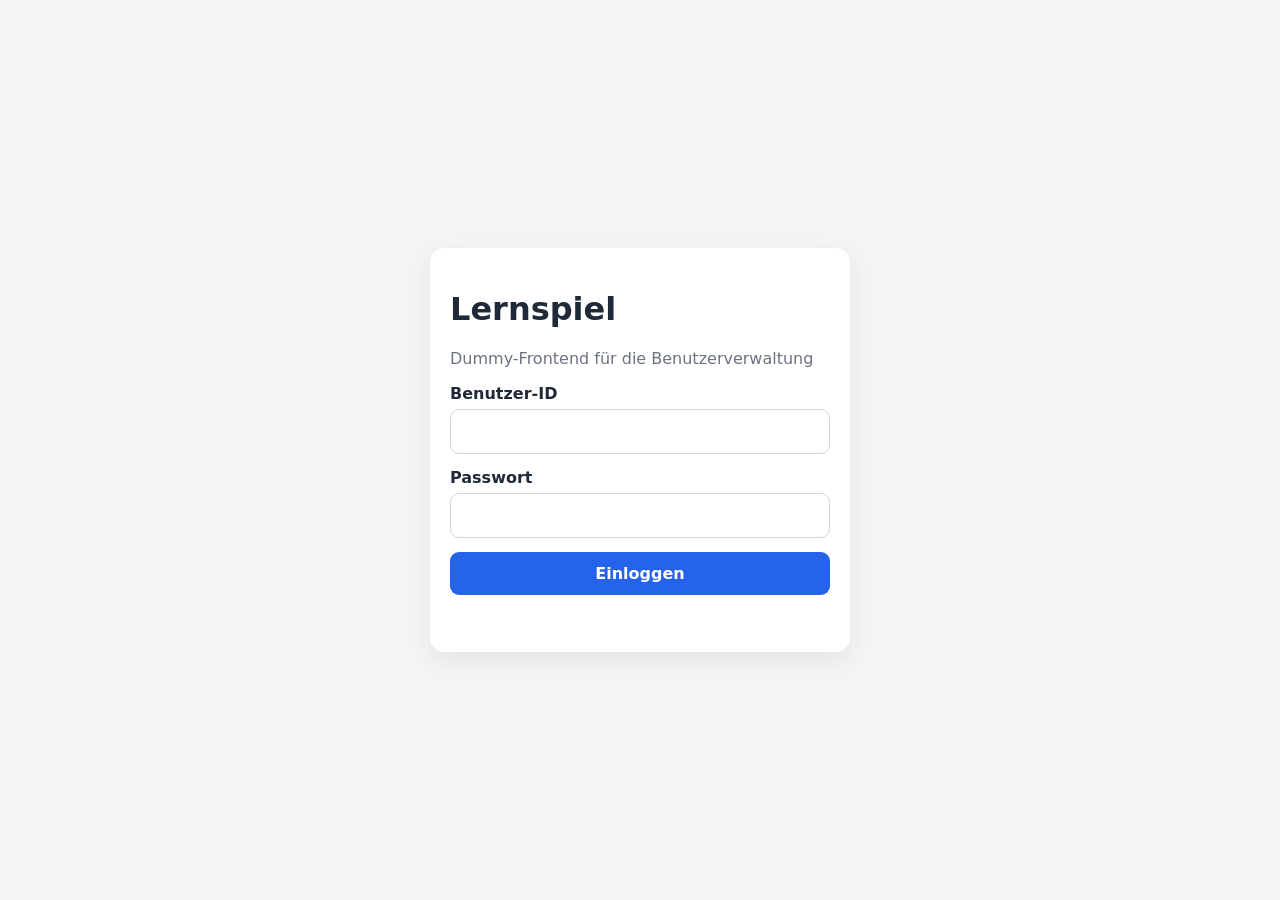
<file: lernspiel-app/src/main/resources/static/index.html>
<!DOCTYPE html>
<html lang="de">
<head>
  <meta charset="UTF-8">
  <meta name="viewport" content="width=device-width, initial-scale=1.0">
  <title>Lernspiel – Login</title>
  <link rel="stylesheet" href="css/style.css">
  <link rel="icon" href="/favicon.png">
</head>
<body class="centered-page">
  <main class="card login-card">
    <h1>Lernspiel</h1>
    <p class="muted">Dummy-Frontend für die Benutzerverwaltung</p>

    <form id="login-form" class="stack">
      <label>
        Benutzer-ID
        <input id="user-id" type="number" min="1" required autocomplete="username">
      </label>

      <label>
        Passwort
        <input id="password" type="password" required autocomplete="current-password">
      </label>

      <button type="submit">Einloggen</button>
    </form>

    <p id="message" class="message" aria-live="polite"></p>
  </main>

  <script type="module" src="js/pages/login.js"></script>
</body>
</html>
</file>
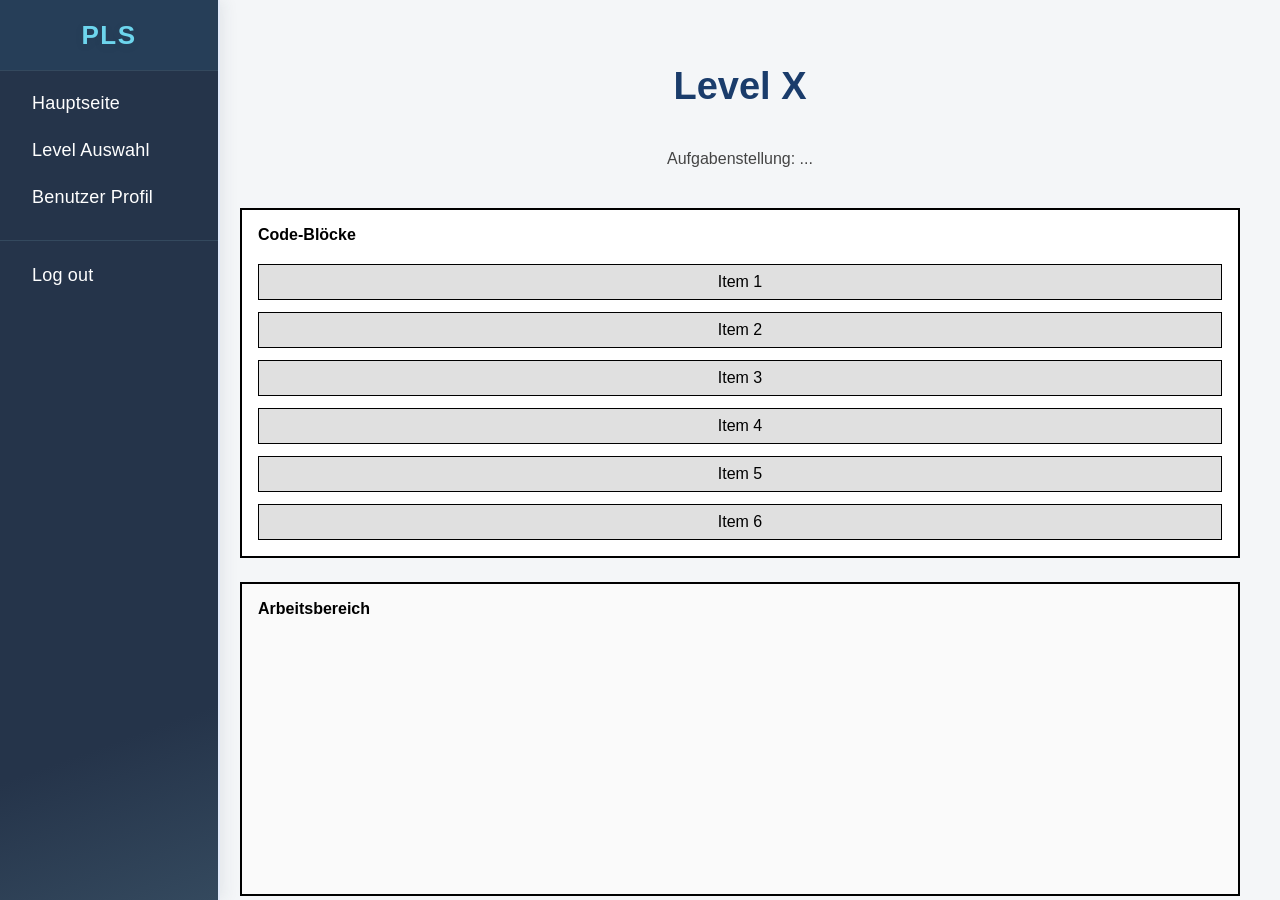
<file: common/Semesterprojekt_Demo/levelDummy.html>
<!DOCTYPE html>
<html lang="en">
<head>
    <meta charset="UTF-8">
    <title>Aufgabe X</title>
    <link rel="stylesheet" href="levelDummy.css">
</head>
<body>
    <div class="main-container">
        <aside class="sidebar">
            <div class="sidebar-brand">
            <span>PLS</span>
            </div>
            <h2>Menu</h2>
            <ul>
                <li><a href="home.html">Hauptseite</a></li>
                <li><a href="levelSelection.html">Level Auswahl</a></li>
                <li><a href="profile.html">Benutzer Profil</a></li>
                <li><a href="/logout" id="logout-btn">Log out</a></li>
            </ul>
        </aside>

    <!-- Main Content -->
    <div class="level-container">

        <h1>Level X</h1>
        <p class="subtitle">
            Aufgabenstellung: ...
        </p>

        <!-- empty grid – it will fill the remaining height -->
        <div class="box-grid">
            <div class="box box-top" id="item-source" data-cols="4">
                <div class="box-header">Code‑Blöcke</div>
                <div class="draggable-item" id="item-1" draggable="true">Item 1</div>
                <div class="draggable-item" id="item-2" draggable="true">Item 2</div>
                <div class="draggable-item" id="item-3" draggable="true">Item 3</div>
                <div class="draggable-item" id="item-4" draggable="true">Item 4</div>
                <div class="draggable-item" id="item-5" draggable="true">Item 5</div>
                <div class="draggable-item" id="item-6" draggable="true">Item 6</div>
            </div>

            <div class="box box-bottom" id="drop-zone" data-cols="4">
                <div class="box-header">Arbeitsbereich</div>
                <!-- initially empty; items can be dropped here -->
            </div>
        </div>

    </div>    
    <script src="levelDummy.js"></script>
</body>
</html>
</file>
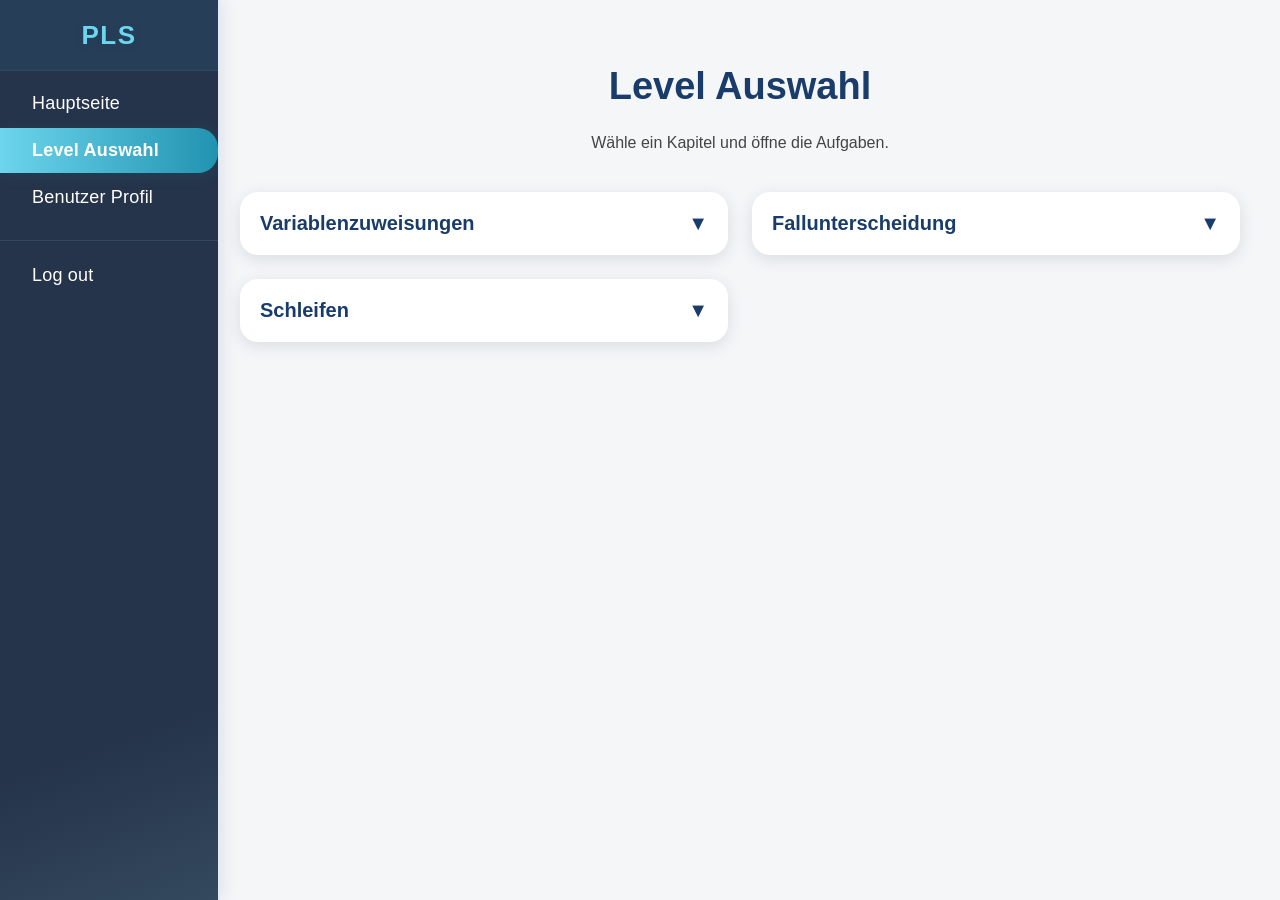
<file: common/Semesterprojekt_Demo/levelSelection.html>
<!DOCTYPE html>
<html lang="de">
<head>
    <meta charset="UTF-8">
    <title>Level Auswahl</title>
    <link rel="stylesheet" href="levelSelection.css">
</head>
<body>

<div class="main-container">

    <!-- Sidebar (Homepage identisch) -->
    <aside class="sidebar">

        <div class="sidebar-brand">
            <span>PLS</span>
        </div>

        <ul>
            <li><a href="home.html">Hauptseite</a></li>
            <li><a href="levelSelection.html" class="active">Level Auswahl</a></li>
            <li><a href="profile.html">Benutzer Profil</a></li>
            <li><a href="/logout" id="logout-btn">Log out</a></li>
        </ul>
    </aside>

    <!-- Content -->
    <div class="level-container">

        <h1>Level Auswahl</h1>
        <p class="subtitle">
            Wähle ein Kapitel und öffne die Aufgaben.
        </p>

        <!-- Kapitel nebeneinander -->
        <div class="chapter-grid">

            <!-- Kapitel -->
            <details class="chapter">
                <summary>Variablenzuweisungen</summary>
                <div class="level-grid">
                    <a href="levelDummy.html" class="level-card">1</a>
                    <a href="levelDummy.html" class="level-card">2</a>
                    <a href="levelDummy.html" class="level-card">3</a>
                    <a href="levelDummy.html" class="level-card">4</a>
                    <a href="levelDummy.html" class="level-card">5</a>
                    <a href="levelDummy.html" class="level-card">6</a>
                    <a href="levelDummy.html" class="level-card">7</a>
                    <a href="levelDummy.html" class="level-card">8</a>
                    <a href="levelDummy.html" class="level-card">9</a>
                    <a href="levelDummy.html" class="level-card">10</a>
                </div>
            </details>

            <details class="chapter">
                <summary>Fallunterscheidung</summary>
                <div class="level-grid">
                    <a href="levelDummy.html" class="level-card">1</a>
                    <a href="levelDummy.html" class="level-card">2</a>
                    <a href="levelDummy.html" class="level-card">3</a>
                    <a href="levelDummy.html" class="level-card">4</a>
                    <a href="levelDummy.html" class="level-card">5</a>
                    <a href="levelDummy.html" class="level-card">6</a>
                    <a href="levelDummy.html" class="level-card">7</a>
                    <a href="levelDummy.html" class="level-card">8</a>
                    <a href="levelDummy.html" class="level-card">9</a>
                    <a href="levelDummy.html" class="level-card">10</a>
                </div>
            </details>

            <details class="chapter">
                <summary>Schleifen</summary>
                <div class="level-grid">
                    <a href="levelDummy.html" class="level-card">1</a>
                    <a href="levelDummy.html" class="level-card">2</a>
                    <a href="levelDummy.html" class="level-card">3</a>
                    <a href="levelDummy.html" class="level-card">4</a>
                    <a href="levelDummy.html" class="level-card">5</a>
                    <a href="levelDummy.html" class="level-card">6</a>
                    <a href="levelDummy.html" class="level-card">7</a>
                    <a href="levelDummy.html" class="level-card">8</a>
                    <a href="levelDummy.html" class="level-card">9</a>
                    <a href="levelDummy.html" class="level-card">10</a>
                </div>
            </details>

        </div>

    </div>
</div>

</body>
</html>
</file>
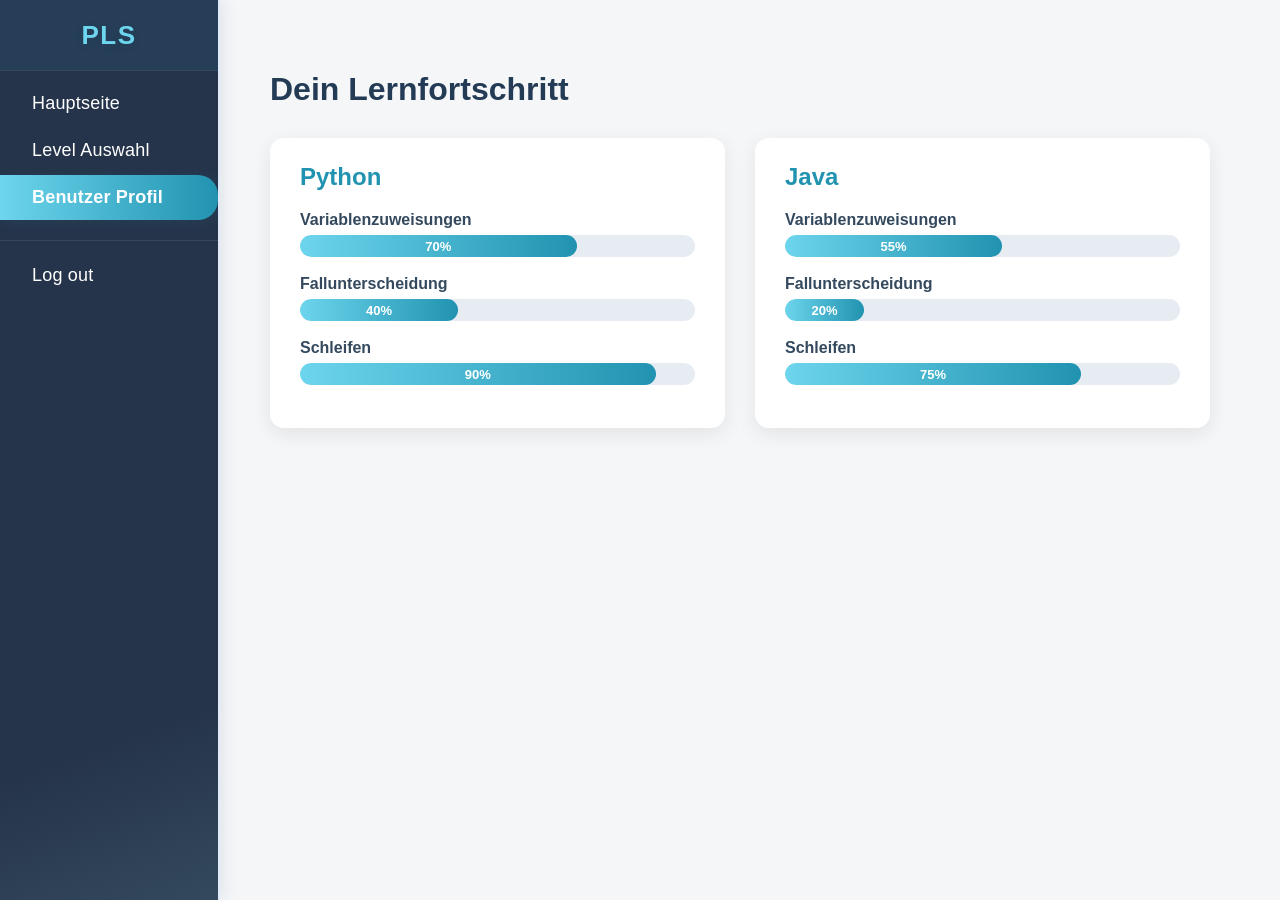
<file: common/Semesterprojekt_Demo/profile.html>
<!DOCTYPE html>
<html lang="en">
<head>
  <meta charset="UTF-8">
  <title>Benutzer Profil</title>
  <link rel="stylesheet" href="profile.css">
</head>
<body>
  <div class="main-container">

  <aside class="sidebar">
    <div class="sidebar-brand">
        <span>PLS</span>
    </div>

    <ul>
      <li><a href="home.html">Hauptseite</a></li>
      <li><a href="levelSelection.html">Level Auswahl</a></li>
      <li><a href="profile.html" class="active">Benutzer Profil</a></li>
      <li><a href="/logout" id="logout-btn">Log out</a></li>
    </ul>
  </aside>

  <!-- CONTENT -->
  <main class="content">
    <h1>Dein Lernfortschritt</h1>

    <div class="progress-wrapper">

      <!-- Python -->
      <section class="language-card">
        <h2>Python</h2>

        <div class="chapter">
          <span>Variablenzuweisungen</span>
          <div class="progress-bar">
            <div class="progress-fill" style="width:70%">70%</div>
          </div>
        </div>

        <div class="chapter">
          <span>Fallunterscheidung</span>
          <div class="progress-bar">
            <div class="progress-fill" style="width:40%">40%</div>
          </div>
        </div>

        <div class="chapter">
          <span>Schleifen</span>
          <div class="progress-bar">
            <div class="progress-fill" style="width:90%">90%</div>
          </div>
        </div>
      </section>

      <!-- Java -->
      <section class="language-card">
        <h2>Java</h2>

        <div class="chapter">
          <span>Variablenzuweisungen</span>
          <div class="progress-bar">
            <div class="progress-fill" style="width:55%">55%</div>
          </div>
        </div>

        <div class="chapter">
          <span>Fallunterscheidung</span>
          <div class="progress-bar">
            <div class="progress-fill" style="width:20%">20%</div>
          </div>
        </div>

        <div class="chapter">
          <span>Schleifen</span>
          <div class="progress-bar">
            <div class="progress-fill" style="width:75%">75%</div>
          </div>
        </div>

      </section>

    </div>
  </main>

</div>
</file>
<file: lernspiel-app/src/main/resources/static/css/style.css>
:root {
  font-family: Inter, system-ui, -apple-system, BlinkMacSystemFont, "Segoe UI", sans-serif;
  color: #1f2937;
  background: #f3f4f6;
}

* { box-sizing: border-box; }
body { margin: 0; min-height: 100vh; }
button, input, select { font: inherit; }

.centered-page {
  display: grid;
  place-items: center;
  padding: 1rem;
}

.topbar {
  display: flex;
  justify-content: space-between;
  align-items: center;
  gap: 1rem;
  padding: 1rem 1.5rem;
  background: #111827;
  color: white;
}

/* -------------------------
   Hauptnavigation
   ------------------------- */

/*
 * Drei gleich große Bereiche sorgen dafür,
 * dass der Titel unabhängig von den Links
 * exakt in der Mitte bleibt.
 */
.app-navigation {
    display: grid;

    grid-template-columns:
        1fr
        auto
        1fr;

    align-items: center;
}


.app-navigation-left {
    justify-self: start;
}


.app-navigation-center {
    justify-self: center;
}


.app-navigation-right {
    justify-self: end;
}


.app-navigation-title {
    font-size: 1.05rem;
}


.topbar-nav-link {
    color: #d1d5db;

    font-size: .9rem;
    font-weight: 700;

    text-decoration: none;

    transition:
        color .15s ease,
        transform .15s ease;
}


.topbar-nav-link:hover {
    color: white;
}

.topbar-nav-button {
    padding: 0;

    border: 0;
    background: transparent;

    color: #d1d5db;

    font: inherit;
    font-size: .9rem;
    font-weight: 700;

    cursor: pointer;

    transition:
        color .15s ease;
}


.topbar-nav-button:hover {
    color: white;
}


/*
 * Der Rückweg bewegt sich beim Hover
 * minimal in seine Navigationsrichtung.
 */
.app-navigation-left
.topbar-nav-link:hover {
    transform:
        translateX(-2px);
}

.badge {
  display: inline-block;
  margin-left: .6rem;
  padding: .2rem .55rem;
  border-radius: 999px;
  background: #374151;
  font-size: .75rem;
}

.page-grid {
  width: min(1100px, calc(100% - 2rem));
  margin: 2rem auto;
  display: grid;
  grid-template-columns: repeat(2, minmax(0, 1fr));
  gap: 1rem;
}

.single-column {
  width: min(620px, calc(100% - 2rem));
  margin: 2rem auto;
}

.card {
  background: white;
  border-radius: 14px;
  padding: 1.25rem;
  box-shadow: 0 8px 24px rgba(0,0,0,.07);
}

.login-card { width: min(420px, 100%); }
.span-2 { grid-column: span 2; }
.muted-card { opacity: .75; }

.stack { display: grid; gap: .9rem; }
label { display: grid; gap: .35rem; font-weight: 600; }
input, select {
  width: 100%;
  padding: .75rem .8rem;
  border: 1px solid #d1d5db;
  border-radius: 9px;
  background: white;
}

button {
  border: 0;
  border-radius: 9px;
  padding: .75rem 1rem;
  background: #2563eb;
  color: white;
  cursor: pointer;
  font-weight: 700;
}
button:hover:not(:disabled) { filter: brightness(.95); }
button:disabled { cursor: not-allowed; opacity: .5; }
button.secondary { background: #4b5563; }

.section-header,
.inline-form {
  display: flex;
  align-items: center;
  justify-content: space-between;
  gap: .75rem;
}

.table-wrap { overflow-x: auto; }
table { width: 100%; border-collapse: collapse; }
th, td { text-align: left; padding: .7rem; border-bottom: 1px solid #e5e7eb; }

.message { min-height: 1.3rem; margin-bottom: 0; }
.message.error { color: #b91c1c; }
.message.success { color: #047857; }
.muted { color: #6b7280; }
.code-note {
  margin-top: .8rem;
  padding: .7rem;
  background: #f3f4f6;
  border-radius: 8px;
}

.profile-list { display: grid; gap: .8rem; }
.profile-list div {
  display: flex;
  justify-content: space-between;
  border-bottom: 1px solid #e5e7eb;
  padding-bottom: .5rem;
}
.profile-list dt { font-weight: 700; }
.profile-list dd { margin: 0; }

@media (max-width: 760px) {
  .page-grid { grid-template-columns: 1fr; }
  .span-2 { grid-column: span 1; }
  .section-header, .inline-form { align-items: stretch; flex-direction: column; }
}

/* =========================================================
   SANDBOX
   ========================================================= */

.sandbox-page {
    width: min(1450px, calc(100% - 2rem));
    margin: 2rem auto;
    display: grid;
    gap: 1rem;
}

.sandbox-page h2 {
    margin-top: 0;
    margin-bottom: .25rem;
}

/* -------------------------
   Sandbox Arbeitsbereich
   ------------------------- */

.sandbox-workspace {
    display: grid;

    /*
     * Links bekommt der Code deutlich mehr Platz,
     * rechts bleibt genug Platz für die Konsole.
     */
    grid-template-columns:
        minmax(0, 2fr)
        minmax(320px, 1fr);

    gap: 1rem;

    align-items: start;
}


/* Linke Seite:
   Programm + Aktionen + Statusmeldung */
.sandbox-left-column {
    display: grid;
    gap: 1rem;

    min-width: 0;
}


/*
 * Die Interpreter-Ausgabe bleibt beim Scrollen
 * auf größeren Bildschirmen sichtbar.
 */
.interpreter-output-card {
    align-self: start;

    position: sticky;
    top: 1rem;

    min-width: 0;
    height: fit-content;
}


/* -------------------------
   Block-Palette
   ------------------------- */

.block-palette {
    display: flex;
    flex-wrap: wrap;
    gap: .7rem;
    margin-top: 1rem;
}


/* -------------------------
   Code-Blöcke
   ------------------------- */

.code-block {
    display: inline-flex;
    align-items: center;
    justify-content: center;

    min-width: 52px;

    padding: .65rem .9rem;

    border-radius: 8px;

    font-family: Consolas, "Courier New", monospace;
    font-weight: 700;

    cursor: grab;

    user-select: none;

    border: 2px solid transparent;

    transition:
        transform .12s ease,
        box-shadow .12s ease,
        opacity .12s ease;
}

.code-block:hover {
    transform: translateY(-2px);
    box-shadow: 0 5px 12px rgba(0, 0, 0, .12);
}

.code-block:active {
    cursor: grabbing;
}

/* -------------------------
   Kontrollblöcke (wenn / sonst)
   ------------------------- */

/*
 * Kontrollblöcke sind keine einzeiligen Chips wie die übrigen
 * .code-block-Typen, sondern zusammengesetzte Container mit
 * Kopfzeile und eingerücktem Programmkörper. Die generischen
 * .code-block-Regeln (inline-flex, zentriert, feste min-width)
 * werden hier deshalb gezielt zurückgesetzt.
 */

/* Kontrollblöcke */
.block-control {
    background: #eef2ff;
    color: #312e81;
}

/*
 * Kontrollblöcke im Programm werden als zusammengesetzte
 * Container mit Kopfzeile und Programmkörper dargestellt.
 */
.program-block.block-control {
    display: block;

    min-width: 200px;

    padding: 0;

    cursor: default;
}

.program-block.block-control:hover {
    transform: none;
}

.program-block.block-control:active {
    cursor: default;
}


/*
 * Nur die Kopfzeile ist tatsächlich greifbar -
 * dort liegt der dragstart-Listener des gesamten Blocks.
 */
.control-header {
    display: flex;
    align-items: center;
    flex-wrap: wrap;

    gap: .5rem;

    padding: .55rem .8rem;

    cursor: grab;

    transition:
        box-shadow .12s ease;
}

.control-header:hover {
    box-shadow: 0 3px 10px rgba(0, 0, 0, .08);
}

.control-header:active {
    cursor: grabbing;
}

.control-keyword {
    font-family: Consolas, "Courier New", monospace;
    font-weight: 700;
}

.control-syntax {
    font-family: Consolas, "Courier New", monospace;
    font-weight: 700;
    color: #312e81;
}

.conditional-segment + .conditional-segment {
    border-top: 1px dashed rgba(21, 94, 117, .25);
}

.control-closing-brace {
    padding: .3rem .8rem .55rem;
    font-family: Consolas, "Courier New", monospace;
    font-weight: 700;
    color: #312e81;
}

/* -------------------------
   Bedingung (inline im Kopf)
   ------------------------- */

.expression-dropzone {
    display: inline-flex;
    align-items: center;
    flex-wrap: wrap;

    gap: 2px;

    min-width: 40px;
    min-height: 28px;

    padding: .2rem .5rem;

    border-radius: 999px;

    background: rgba(255, 255, 255, .55);
}

.expression-dropzone .drop-indicator {
    height: 24px;
    width: 6px;
    margin: 0;
}

.empty-expression-hint {
    color: #312e81;
    opacity: .65;
    
    font-size: .8rem;

    pointer-events: none;
    user-select: none;
}


/* -------------------------
   Programmkörper (eingerückt)
   ------------------------- */

.control-body {
    margin: 0 .6rem .6rem 1.4rem;
    padding: .3rem 0 .3rem .8rem;

    border-left: 3px solid rgba(21, 94, 117, .3);

    min-height: 30px;
}

/* Datentypen */

.block-type {
    background: #dbeafe;
    color: #1e40af;
}


/* Variablen */

.block-variable {
    background: #ede9fe;
    color: #6d28d9;
}


/* Werte */

.block-value {
    background: #dcfce7;
    color: #166534;
}


/* Operatoren */

.block-operator {
    background: #fef3c7;
    color: #92400e;
}


/* Semikolon / Break */

.block-break {
    background: #e5e7eb;
    color: #374151;
}


/* Block, der bereits im Programm liegt */

.program-block {
    position: relative;
}


/* Während ein Block gezogen wird */

.dragging {
    opacity: .4;
}


/* -------------------------
   Programmfläche
   ------------------------- */

.program-dropzone {
    min-height: 220px;

    margin-top: 1rem;
    padding: .8rem;

    border: 2px dashed #9ca3af;
    border-radius: 12px;

    background: #f9fafb;

    display: flex;
    flex-direction: column;

    transition:
        border-color .15s ease,
        background .15s ease,
        min-height .2s ease;
}


/*
 * Wird aktiv, sobald irgendein Block
 * über der Sandbox gezogen wird.
 */
.program-dropzone.drag-over {
    border-color: #2563eb;
    background: #eff6ff;
}


/* -------------------------
   Einzelne Codezeile
   ------------------------- */

.code-line {
    display: grid;

    grid-template-columns:
        38px
        minmax(0, 1fr);

    min-height: 64px;

    border-bottom: 1px solid #e5e7eb;

    transition:
        background .15s ease,
        min-height .15s ease;
}


.code-line:last-child {
    border-bottom: none;
}


/*
 * Kleine Zeilennummer links,
 * ähnlich einem Code-Editor.
 */
.line-number {
    display: flex;
    align-items: center;
    justify-content: center;

    color: #9ca3af;

    font-family: Consolas, "Courier New", monospace;
    font-size: .85rem;

    user-select: none;

    border-right: 1px solid #e5e7eb;

    margin-right: .8rem;
}


/* -------------------------
   Inhalt einer Codezeile
   ------------------------- */

.code-line-content {
    display: flex;
    align-items: center;
    flex-wrap: wrap;

    min-width: 0;

    padding: .65rem 0;

    position: relative;
}


/* -------------------------
   Hinweis bei leerer Zeile
   ------------------------- */

.empty-line-hint {
    color: #9ca3af;

    font-size: .9rem;

    margin-left: .4rem;

    pointer-events: none;

    user-select: none;
}


/* -------------------------
   Einfüge-Indikator
   ------------------------- */

/*
 * Zwischen jedem Codeblock existiert technisch
 * ein kleiner Slot.
 *
 * Normalerweise ist er fast unsichtbar.
 */
.drop-indicator {
    position: relative;

    width: 12px;
    height: 38px;

    margin: 0 2px;

    flex-shrink: 0;

    border-radius: 999px;
}




/*
 * Das ist die tatsächliche Stelle,
 * an der der Block eingefügt wird.
 */
.drop-indicator::before {
    content: "";

    position: absolute;

    top: 3px;
    bottom: 3px;
    left: 50%;

    width: 2px;

    border-radius: 999px;

    background: #2563eb;

    box-shadow:
        0 0 6px rgba(37, 99, 235, .25);

    transform:
        translateX(-50%)
        scaleY(.35);

    opacity: 0;

    transition:
        opacity .12s ease,
        transform .12s ease;
}


.drop-indicator.active::before {
    opacity: 1;

    transform:
        translateX(-50%)
        scaleY(1);
}


/* -------------------------
   Programm-Blöcke
   ------------------------- */

.program-block {
    position: relative;

    flex-shrink: 0;

    transition:
        transform .14s ease,
        opacity .14s ease,
        box-shadow .14s ease;
}


/*
 * Der gerade bewegte Block wird transparent,
 * damit man sieht, dass er seine alte Position
 * verlässt.
 */
.program-block.dragging {
    opacity: .3;
    transform: scale(.96);
}


/*
 * Wenn gerade gezogen wird, bekommen die anderen
 * Blöcke eine kleine Transition.
 */
.program-dropzone.drag-active
.program-block:not(.dragging) {
    transition:
        transform .14s ease,
        margin .14s ease;
}
/* -------------------------
   Aktionen
   ------------------------- */

.sandbox-actions {
    display: flex;
    justify-content: space-between;
    align-items: stretch;
    gap: 1rem;
}

.sandbox-actions > button {
    min-width: 180px;
}


/* -------------------------
   Mülleimer
   ------------------------- */

.trash-dropzone {
    flex: 1;

    min-height: 70px;

    display: flex;
    align-items: center;
    justify-content: center;

    gap: .7rem;

    border: 2px dashed #f87171;
    border-radius: 12px;

    background: #fef2f2;
    color: #991b1b;

    font-weight: 700;

    transition:
        background .15s ease,
        border-color .15s ease,
        transform .15s ease;
}

.trash-dropzone.drag-over {
    background: #fee2e2;
    border-color: #dc2626;
    transform: scale(1.01);
}

.trash-icon {
    font-size: 1.5rem;
}

/* -------------------------
   Interpreter-Ausgabe
   ------------------------- */

   /* -------------------------
   Console Theme Switch
   ------------------------- */

.interpreter-header {
    align-items: flex-start;
}

.console-theme-switch {
    position: relative;

    display: grid;
    grid-template-columns: repeat(3, 1fr);

    min-width: 240px;

    padding: 4px;

    border-radius: 12px 12px 0 0;

    background: #e5e7eb;

    overflow: hidden;

    transition:
        background .25s ease,
        box-shadow .25s ease;
}


/*
 * Bewegliche aktive Fläche.
 */
.console-theme-slider {
    position: absolute;

    top: 4px;
    bottom: 4px;
    left: 4px;

    width: calc((100% - 8px) / 3);

    border-radius: 9px;

    background: #374151;

    box-shadow: 0 2px 8px rgba(0, 0, 0, .18);

    transition:
        transform .25s cubic-bezier(.2, .8, .2, 1),
        background .25s ease;
}


/*
 * Position des Sliders.
 */
.console-theme-switch[data-active-theme="dark"]
.console-theme-slider {
    transform: translateX(0);
}

.console-theme-switch[data-active-theme="kernel"]
.console-theme-slider {
    transform: translateX(100%);
}

.console-theme-switch[data-active-theme="light"]
.console-theme-slider {
    transform: translateX(200%);
}


/*
 * Einzelne Theme-Schaltflächen.
 */
.console-theme-option {
    position: relative;
    z-index: 1;

    padding: .55rem .75rem;

    border: 0;
    border-radius: 8px;

    background: transparent;

    color: #6b7280;

    font-size: .82rem;
    font-weight: 700;

    cursor: pointer;

    transition:
        color .2s ease,
        transform .12s ease;
}

.console-theme-option:hover {
    filter: none;
    transform: translateY(-1px);
}

.console-theme-option.active {
    color: white;
}

.interpreter-output {
    margin-top: 0;
    padding: 1rem;

    min-height: 220px;

    border-radius: 0 0 12px 12px;

    font-family: Consolas, "Courier New", monospace;
    font-size: .9rem;

    display: grid;
    align-content: start;
    gap: .45rem;

    transition:
        background .25s ease,
        color .25s ease,
        box-shadow .25s ease;
}

/* -------------------------
   Console Theme: Dark
   ------------------------- */

.interpreter-console[data-theme="dark"]
.interpreter-output {
    background: #111827;
    color: #e5e7eb;
}

.interpreter-console[data-theme="dark"]
.interpreter-output-placeholder {
    color: #9ca3af;
}

.interpreter-console[data-theme="dark"]
.interpreter-output-line::before {
    color: #6b7280;
}

.interpreter-console[data-theme="dark"]
.console-theme-switch {
    background: #e5e7eb;
}

.interpreter-console[data-theme="dark"]
.console-theme-slider {
    background: #374151;
}


/* -------------------------
   Console Theme: Kernel
   ------------------------- */

.interpreter-console[data-theme="kernel"] {
    background: #050805;
    color: #7CFF7C;
}

.interpreter-console[data-theme="kernel"]
h2 {
    color: #7CFF7C;
}

.interpreter-console[data-theme="kernel"]
.muted {
    color: #4ade80;
}

.interpreter-console[data-theme="kernel"]
.interpreter-output {
    background: #000000;
    color: #65ff65;

    box-shadow:
        inset 0 0 0 1px rgba(101, 255, 101, .18),
        inset 0 0 25px rgba(0, 255, 0, .035);
}

.interpreter-console[data-theme="kernel"]
.interpreter-output-placeholder {
    color: #22c55e;
}

.interpreter-console[data-theme="kernel"]
.interpreter-output-line::before {
    color: #22c55e;
}

.interpreter-console[data-theme="kernel"]
.interpreter-output-line.error {
    color: #ff6b6b;
}

.interpreter-console[data-theme="kernel"]
.console-theme-switch {
    background: #0b1a0b;

    box-shadow:
        inset 0 0 0 1px rgba(101, 255, 101, .18);
}

.interpreter-console[data-theme="kernel"]
.console-theme-slider {
    background: #14532d;

    box-shadow:
        0 0 12px rgba(34, 197, 94, .3);
}

.interpreter-console[data-theme="kernel"]
.console-theme-option {
    color: #4ade80;
}

.interpreter-console[data-theme="kernel"]
.console-theme-option.active {
    color: #d1ffd1;
}


/* -------------------------
   Console Theme: Light
   ------------------------- */

.interpreter-console[data-theme="light"] {
    background: #ffffff;
}

.interpreter-console[data-theme="light"]
.interpreter-output {
    background: #ffffff;
    color: #111827;

    box-shadow:
        inset 0 0 0 1px #d1d5db;
}

.interpreter-console[data-theme="light"]
.interpreter-output-placeholder {
    color: #9ca3af;
}

.interpreter-console[data-theme="light"]
.interpreter-output-line::before {
    color: #9ca3af;
}

.interpreter-console[data-theme="light"]
.interpreter-output-line.error {
    color: #b91c1c;
}

.interpreter-console[data-theme="light"]
.console-theme-switch {
    background: #e5e7eb;
}

.interpreter-console[data-theme="light"]
.console-theme-slider {
    background: white;

    box-shadow:
        0 2px 8px rgba(0, 0, 0, .15);
}

.interpreter-console[data-theme="light"]
.console-theme-option {
    color: #6b7280;
}

.interpreter-console[data-theme="light"]
.console-theme-option.active {
    color: #111827;
}

.interpreter-output-placeholder {
    color: #9ca3af;
}

.interpreter-output-line {
    line-height: 1.5;
}

.interpreter-output-line::before {
    content: "> ";
    color: #6b7280;
}

.interpreter-output-line.error {
    color: #fca5a5;
}

/* -------------------------
   Console Wrapper
   ------------------------- */

.interpreter-console {
    margin-top: 1rem;
    border-radius: 12px;
    overflow: hidden;

    transition:
        background .25s ease,
        box-shadow .25s ease;
}

/* -------------------------
   Mobile
   ------------------------- */
/*
 * Wenn der Bildschirm für zwei sinnvolle Spalten
 * zu schmal wird, wandert die Konsole wieder nach unten.
 */
@media (max-width: 1000px) {

    .sandbox-workspace {
        grid-template-columns: 1fr;
    }

    .interpreter-output-card {
        position: static;
    }

}

@media (max-width: 760px) {

    .sandbox-actions {
        flex-direction: column;
    }

    .sandbox-actions > button {
        width: 100%;
    }

}

/* =========================================================
   LEVEL
   ========================================================= */

/*
 * Kompakte Aufgabenkarte der Level-Seite.
 *
 * Aufgabenbeschreibung, Metadaten und verfügbare Blöcke
 * gehören bewusst zu einem gemeinsamen Bereich.
 */
.level-task-card {
    padding: 1.4rem 1.5rem;
}


/* -------------------------
   Aufgabeninformationen
   ------------------------- */

.level-task-header {
    display: flex;
    align-items: flex-start;
    justify-content: space-between;

    gap: 2rem;
}


.level-task-main {
    min-width: 0;
}


/*
 * Kleine Metazeile oberhalb des eigentlichen Leveltitels.
 */
.level-meta {
    display: flex;
    align-items: center;

    gap: .45rem;

    margin-bottom: .4rem;

    color: #6b7280;

    font-size: .75rem;
    font-weight: 700;

    letter-spacing: .06em;

    text-transform: uppercase;
}


.level-number-label {
    color: #2563eb;
}


.level-meta-separator {
    color: #9ca3af;
}


.level-category {
    color: #6b7280;
}


/*
 * Der Levelname ist die eigentliche Hauptüberschrift.
 */
.level-task-card h1 {
    margin: 0;

    font-size: 1.65rem;
    line-height: 1.2;

    color: #111827;
}


.level-description {
    margin:
        .55rem
        0
        0;

    color: #6b7280;

    line-height: 1.5;
}


/*
 * Programmiersprache als bewusst kleines Badge.
 */
.level-language-badge {
    flex-shrink: 0;

    padding: .35rem .7rem;

    border-radius: 999px;

    background: #e5e7eb;
    color: #374151;

    font-family: Consolas, "Courier New", monospace;
    font-size: .75rem;
    font-weight: 700;
}


/* -------------------------
   Level Block-Palette
   ------------------------- */

.level-palette-section {
    margin-top: 1.25rem;
    padding-top: 1rem;

    border-top: 1px solid #e5e7eb;
}


.level-palette-label {
    display: block;

    margin-bottom: .7rem;

    color: #6b7280;

    font-size: .8rem;
    font-weight: 700;

    text-transform: uppercase;

    letter-spacing: .04em;
}


/*
 * Die globale Palette besitzt standardmäßig margin-top.
 * Auf der Level-Seite wird der Abstand bereits vom Label gesteuert.
 */
.level-palette-section .block-palette {
    margin-top: 0;
}


/* -------------------------
   Mobile Level
   ------------------------- */

@media (max-width: 760px) {

    .level-task-header {
        flex-direction: column;

        gap: .8rem;
    }


    .level-language-badge {
        align-self: flex-start;
    }

}

/* =========================================================
   SKILLTREE
   ========================================================= */

.skilltree-page {
    width: min(1200px, calc(100% - 2rem));
    margin: 2rem auto;
    display: grid;
    gap: 1rem;
}


/* -------------------------
   Sprachwahl
   ------------------------- */

.language-selector {
    display: flex;
    flex-wrap: wrap;
    gap: .6rem;

    margin-top: 1rem;
}

.language-option {
    background: #e5e7eb;
    color: #374151;
}

.language-option.active {
    background: #2563eb;
    color: white;
}


/* -------------------------
   Baum-Grundstruktur
   ------------------------- */

/* -------------------------
   Baum-Grundstruktur
   ------------------------- */

.skilltree {
    position: relative;

    display: flex;
    flex-direction: column;
    align-items: center;

    gap: 2rem;

    padding: 3rem 1rem 5rem;

    overflow: visible;
}


/*
 * SVG-Ebene hinter dem eigentlichen Tree.
 */
.skilltree-connections {
    position: absolute;

    inset: 0;

    width: 100%;
    height: 100%;

    z-index: 0;

    pointer-events: none;
}


/*
 * Ein Branch enthält eine Kategorie und ihre Level.
 */
.skilltree-branch {
    position: relative;

    width: min(900px, 100%);
    min-height: 370px;

    display: flex;
    flex-direction: column;
    align-items: center;

    z-index: 1;
}

.skilltree-branch:has(.skilltree-level-node:hover) {
    z-index: 50;
}


/* -------------------------
   Kategorie-Node
   ------------------------- */

.skilltree-category-node {
    width: 150px;
    min-height: 70px;

    display: flex;
    align-items: center;
    justify-content: center;

    padding: 1rem;

    border-radius: 22px;

    background: #f97316;
    color: white;

    font-weight: 800;
    text-align: center;

    box-shadow:
        0 8px 22px rgba(0, 0, 0, .12);

    position: relative;
    z-index: 3;
}


.skilltree-category-name {
    line-height: 1.2;
}


/* -------------------------
   Level-Bereich
   ------------------------- */

.skilltree-levels {
    position: relative;

    width: 100%;
    height: 190px;

    margin-top: .5rem;
}


/* -------------------------
   Level-Nodes
   ------------------------- */

.skilltree-level-node {
    position: absolute;

    left: 50%;
    top: 0;

    width: 40px;
    height: 40px;

    padding: 0;

    border: 0;
    background: transparent;

    display: flex;
    align-items: center;
    justify-content: center;

    color: #374151;

    transform:
        translateX(-50%)
        translate(
            var(--node-x),
            var(--node-y)
        );

    z-index: 3;
}

/*
 * Sichtbarer Kreis eines Level-Nodes.
 *
 * Schatten, Hintergrund und Rahmen liegen nur auf diesem Element,
 * damit das darunterliegende Label nicht im Schattenbereich liegt.
 */
.skilltree-level-circle {
    width: 40px;
    height: 40px;

    flex-shrink: 0;

    display: flex;
    align-items: center;
    justify-content: center;

    border-radius: 50%;

    background: white;
    border: 2px solid #f97316;

    box-shadow:
        0 5px 14px rgba(0, 0, 0, .08);

    transition:
        box-shadow .2s ease,
        background .15s ease,
        scale .2s ease;
}



.skilltree-level-node:hover .skilltree-level-circle {
    scale: 1.025;

    box-shadow:
        0 10px 22px rgba(0, 0, 0, .08);
}



/*
 * Die Nummer bleibt direkt im Node sichtbar.
 */
.skilltree-level-number {
    font-size: .95rem;
    font-weight: 800;
}

/* -------------------------
   Level Hover-Card
   ------------------------- */

.skilltree-level-tooltip {
    position: absolute;
    top: calc(100% + .8rem);
    left: 50%;

    width: 240px;
    padding: .8rem .9rem;

    border: 2px solid #f97316;
    border-radius: 10px;

    background: white;
    color: #374151;

    box-shadow: 0 6px 16px rgba(0, 0, 0, .1);

    text-align: left;

    opacity: 0;
    visibility: hidden;

    transform: translate(-50%, 5px);

    pointer-events: none;

    transition:
        opacity .15s ease,
        transform .15s ease,
        visibility .15s ease;

    z-index: 20;
}

.skilltree-level-node:hover {
    z-index: 20;
}

.skilltree-level-node:hover .skilltree-level-tooltip {
    opacity: 1;
    visibility: visible;
    transform: translate(-50%, 0);
}

.skilltree-level-tooltip-title,
.skilltree-level-tooltip-description,
.skilltree-level-tooltip-status {
    display: block;
}

.skilltree-level-tooltip-title {
    margin-bottom: .35rem;

    color: #111827;

    font-size: .9rem;
    font-weight: 800;
}

.skilltree-level-tooltip-description {
    color: #6b7280;

    font-size: .78rem;
    font-weight: 500;
    line-height: 1.4;
}

.skilltree-level-tooltip-status {
    margin-top: .55rem;

    color: #f97316;

    font-size: .75rem;
    font-weight: 800;
}


/* -------------------------
   Abgeschlossene Level
   ------------------------- */

.skilltree-level-node.completed .skilltree-level-circle {
    background: #f97316;
    color: white;

    box-shadow:
        0 0 0 4px rgba(249, 115, 22, .12),
        0 7px 18px rgba(0, 0, 0, .12);
}


/* -------------------------
   Verbindungslinien
   ------------------------- */

/*
 * Dünne Äste zwischen einer Kategorie und ihren Leveln.
 */
.skilltree-level-connection {
    stroke: #cbd5e1;
    stroke-width: 2;

    stroke-linecap: round;
}


/*
 * Hauptpfad zwischen zwei Kategorien.
 *
 * Diese Klasse bleibt bewusst separat.
 * Später kann hier Fortschritt wie 4/5 optisch
 * auf der Verbindung dargestellt werden.
 */
.skilltree-category-connection {
    stroke: #94a3b8;
    stroke-width: 5;

    stroke-linecap: round;
}


/* -------------------------
   Mobile
   ------------------------- */

@media (max-width: 760px) {

    .skilltree {
        gap: 4rem;
        padding-left: 0;
        padding-right: 0;
    }

    .skilltree-branch {
        width: 100%;
    }

    .skilltree-levels {
        gap: 1.4rem;
    }

    .skilltree-level-node {
        width: 64px;
        height: 64px;
    }

    .skilltree-level-label {
        width: 115px;
        font-size: .72rem;
    }
}

/* -------------------------
   Block-Eingabe
   ------------------------- */

.block-input-overlay {
    position: fixed;
    inset: 0;
    display: flex;
    align-items: center;
    justify-content: center;
    padding: 1rem;
    background: rgba(17, 24, 39, .38);
    z-index: 1000;
}

.block-input-dialog {
    width: min(380px, 100%);
    padding: 1.25rem;
    border-radius: 14px;
    background: white;
    box-shadow: 0 12px 32px rgba(0, 0, 0, .16);
}

.block-input-dialog h3 {
    margin: 0 0 1rem;
}

.block-input-label {
    display: block;
    margin-bottom: .4rem;
    font-size: .9rem;
    font-weight: 700;
}

.block-input-field {
    width: 100%;
    box-sizing: border-box;
    padding: .7rem .8rem;
    border: 1px solid #d1d5db;
    border-radius: 8px;
    font: inherit;
}

.block-input-field:focus {
    outline: 2px solid #2563eb;
    outline-offset: 1px;
}

.block-input-types,
.block-input-boolean {
    display: flex;
    gap: .5rem;
    margin-bottom: 1rem;
}

.block-input-type,
.block-input-boolean-option {
    flex: 1;
    padding: .6rem;
    border: 1px solid #d1d5db;
    border-radius: 8px;
    background: white;
    color: #374151;
    cursor: pointer;
}

.block-input-type.active,
.block-input-boolean-option.active {
    border-color: #2563eb;
    background: #eff6ff;
    color: #1d4ed8;
}

.block-input-actions {
    display: flex;
    justify-content: flex-end;
    gap: .6rem;
    margin-top: 1rem;
}

.block-input-actions button {
    padding: .6rem .9rem;
}
</file>
<file: common/Semesterprojekt_Demo/levelDummy.css>
/* === Shared layout styling for sidebar + page === */

body {
    margin: 0;
    font-family: 'Segoe UI', Arial, sans-serif;
    background: #f4f6f8;
    min-height: 100vh;
}

/* === Main container (sidebar + content) === */

.main-container {
    display: flex;
    height: 100vh;
    margin-left: 200px; /* leave space for fixed sidebar */
}

/* === Sidebar === */

.sidebar {
    width: 220px;
    background: linear-gradient(160deg, #25344a 80%, #34495e 100%);
    color: #fff;
    padding: 0 0 24px 0;
    box-sizing: border-box;
    position: fixed;
    top: 0;
    left: 0;
    bottom: 0;
    overflow-y: auto;
    box-shadow: 2px 0 16px 0 rgba(44,62,80,0.10);
    border-right: 2px solid #e0eafc;
    display: flex;
    flex-direction: column;
    align-items: stretch;
    z-index: 10;
}

/* Sidebar branding/logo */

.sidebar-brand {
    display: flex;
    align-items: center;
    justify-content: center;
    height: 70px;
    background: rgba(41,128,185,0.12);
    border-bottom: 1.5px solid #34495e;
    margin-bottom: 10px;
}

.sidebar .sidebar-brand span {
    font-size: 26px;
    font-weight: 900;
    letter-spacing: 1.5px;
    color: #6dd5ed;
    text-shadow: 0 2px 8px rgba(44,62,80,0.10);
}

.sidebar h2 {
    display: none;
}

/* Sidebar navigation */

.sidebar ul {
    list-style: none;
    padding: 0;
    margin: 0;
    flex: 1 1 auto;
    display: flex;
    flex-direction: column;
    gap: 2px;
}

.sidebar ul li {
    margin: 0;
}

.sidebar ul li a {
    color: #fff;
    text-decoration: none;
    padding: 12px 28px 12px 32px;
    display: flex;
    align-items: center;
    border-radius: 0 20px 20px 0;
    font-size: 18px;
    font-weight: 500;
    letter-spacing: 0.2px;
    transition: background 0.18s, color 0.18s, box-shadow 0.18s;
    position: relative;
}

.sidebar ul li a:hover {
    background: linear-gradient(90deg, #2193b0 0%, #6dd5ed 100%);
    color: #fff;
    box-shadow: 2px 2px 12px 0 rgba(41,147,176,0.10);
    font-weight: 600;
}

.sidebar ul li a.active {
    font-weight: 700;
    background: linear-gradient(90deg, #6dd5ed 0%, #2193b0 100%);
    color: #fff;
    box-shadow: 2px 2px 16px 0 rgba(41,147,176,0.13);
}

/* Divider before logout */

.sidebar ul li:last-child {
    margin-top: 18px;
    border-top: 1.5px solid #34495e;
    padding-top: 12px;
}
/* ===== CONTENT ===== */

.level-container {
    flex: 1;
    padding: 40px;
    text-align: center;
    max-width: 1200px;
    margin: 0 auto;

    /* make the container a column flex box so the grid can stretch */
    display: flex;
    flex-direction: column;
}

.box-grid {
    flex: 1;
    width: 100%;

    display: grid;
    grid-template-rows: auto 1fr;    /* top row only as tall as needed */
    row-gap: 24px;
}


.box-top,
.box-bottom {
    display: grid;
    grid-template-columns: repeat(var(--cols,4), 1fr);
    grid-auto-rows: min-content;
    grid-auto-flow: row;
    gap: 12px;
    border: 2px solid #000;
    background: #fff;
    padding: 16px 16px 16px 16px;
    position: relative;            /* for pointer calculations */
}

.box-top { --cols: attr(data-cols number); }
.box-bottom { --cols: attr(data-cols number); }

.box-bottom {
    background: #fafafa;
    height: 100%;
}

.box-header {
    grid-column: 1 / -1;
    grid-row: 1;                   /* fixed at the top row */
    font-weight: 600;
    margin-bottom: 8px;
    text-align: left;
    z-index: 1;                    /* sit above any block that might
                                      temporarily be in row 1 during a drag */
}

/* grey draggable blocks with black outline */
.draggable-item {
    background: #e0e0e0;
    border: 1px solid #000;
    padding: 8px 12px;
    cursor: grab;
    user-select: none;
}

.draggable-item:active {
    cursor: grabbing;
}

.draggable-item.dragging {
    opacity: 0.5;
}

h1 {
    font-size: 38px;
    color: #1a3c6b;
}

.subtitle {
    color: #444;
    margin-bottom: 40px;
}
</file>
<file: common/Semesterprojekt_Demo/levelSelection.css>
/* === Shared layout styling for sidebar + page === */

body {
    margin: 0;
    font-family: 'Segoe UI', Arial, sans-serif;
    background: #f4f6f8;
    min-height: 100vh;
}

/* === Main container (sidebar + content) === */

.main-container {
    display: flex;
    height: 100vh;
    margin-left: 200px; /* leave space for fixed sidebar */
}

/* === Sidebar === */

.sidebar {
    width: 220px;
    background: linear-gradient(160deg, #25344a 80%, #34495e 100%);
    color: #fff;
    padding: 0 0 24px 0;
    box-sizing: border-box;
    position: fixed;
    top: 0;
    left: 0;
    bottom: 0;
    overflow-y: auto;
    box-shadow: 2px 0 16px 0 rgba(44,62,80,0.10);
    border-right: 2px solid #e0eafc;
    display: flex;
    flex-direction: column;
    align-items: stretch;
    z-index: 10;
}

/* Sidebar branding/logo */

.sidebar-brand {
    display: flex;
    align-items: center;
    justify-content: center;
    height: 70px;
    background: rgba(41,128,185,0.12);
    border-bottom: 1.5px solid #34495e;
    margin-bottom: 10px;
}

.sidebar .sidebar-brand span {
    font-size: 26px;
    font-weight: 900;
    letter-spacing: 1.5px;
    color: #6dd5ed;
    text-shadow: 0 2px 8px rgba(44,62,80,0.10);
}

.sidebar h2 {
    display: none;
}

/* Sidebar navigation */

.sidebar ul {
    list-style: none;
    padding: 0;
    margin: 0;
    flex: 1 1 auto;
    display: flex;
    flex-direction: column;
    gap: 2px;
}

.sidebar ul li {
    margin: 0;
}

.sidebar ul li a {
    color: #fff;
    text-decoration: none;
    padding: 12px 28px 12px 32px;
    display: flex;
    align-items: center;
    border-radius: 0 20px 20px 0;
    font-size: 18px;
    font-weight: 500;
    letter-spacing: 0.2px;
    transition: background 0.18s, color 0.18s, box-shadow 0.18s;
    position: relative;
}

.sidebar ul li a:hover {
    background: linear-gradient(90deg, #2193b0 0%, #6dd5ed 100%);
    color: #fff;
    box-shadow: 2px 2px 12px 0 rgba(41,147,176,0.10);
    font-weight: 600;
}

.sidebar ul li a.active {
    font-weight: 700;
    background: linear-gradient(90deg, #6dd5ed 0%, #2193b0 100%);
    color: #fff;
    box-shadow: 2px 2px 16px 0 rgba(41,147,176,0.13);
}

/* Divider before logout */

.sidebar ul li:last-child {
    margin-top: 18px;
    border-top: 1.5px solid #34495e;
    padding-top: 12px;
}
/* ===== CONTENT ===== */

.level-container {
    flex: 1;
    padding: 40px;
    text-align: center;
    max-width: 1200px;
    margin: 0 auto;
}

h1 {
    font-size: 38px;
    color: #1a3c6b;
}

.subtitle {
    color: #444;
    margin-bottom: 40px;
}

/* ===== Kapitel nebeneinander ===== */

.chapter-grid {
    display: grid;
    grid-template-columns: repeat(auto-fit, minmax(320px, 1fr));
    gap: 24px;
    align-items: start;
}

/* Kapitel Card */

.chapter {
    background: white;
    border-radius: 18px;
    box-shadow: 0 4px 16px rgba(44,62,80,0.13);
    overflow: hidden;
    text-align: left;
}

.chapter summary {
    cursor: pointer;
    padding: 20px;
    font-size: 20px;
    font-weight: 700;
    color: #1a3c6b;
    list-style: none;
    position: relative;
}

.chapter summary::-webkit-details-marker {
    display: none;
}

.chapter summary::after {
    content: "▼";
    position: absolute;
    right: 20px;
    transition: transform 0.2s ease;
}

.chapter[open] summary::after {
    transform: rotate(180deg);
}

/* ===== Level Grid ===== */

.level-grid {
    padding: 20px;
    display: grid;
    grid-template-columns: repeat(5, 1fr);
    gap: 12px;
}

.level-card {
    background: #f9fbfd;
    padding: 16px 0;
    border-radius: 12px;
    text-align: center;
    font-weight: 700;
    text-decoration: none;
    color: #1a3c6b;
    box-shadow: 0 3px 10px rgba(0,0,0,0.08);
    transition: all 0.2s ease;
}

.level-card:hover {
    transform: translateY(-3px);
    background: linear-gradient(90deg, #6dd5ed, #2193b0);
    color: white;
}
</file>
<file: common/Semesterprojekt_Demo/profile.css>
/* === Shared layout styling for sidebar + page === */

body {
    margin: 0;
    font-family: 'Segoe UI', Arial, sans-serif;
    background: #f4f6f8;
    min-height: 100vh;
}

/* === Main container (sidebar + content) === */

.main-container {
    display: flex;
    height: 100vh;
    margin-left: 200px; /* leave space for fixed sidebar */
}

/* === Sidebar === */

.sidebar {
    width: 220px;
    background: linear-gradient(160deg, #25344a 80%, #34495e 100%);
    color: #fff;
    padding: 0 0 24px 0;
    box-sizing: border-box;
    position: fixed;
    top: 0;
    left: 0;
    bottom: 0;
    overflow-y: auto;
    box-shadow: 2px 0 16px 0 rgba(44,62,80,0.10);
    border-right: 2px solid #e0eafc;
    display: flex;
    flex-direction: column;
    align-items: stretch;
    z-index: 10;
}

/* Sidebar branding/logo */

.sidebar-brand {
    display: flex;
    align-items: center;
    justify-content: center;
    height: 70px;
    background: rgba(41,128,185,0.12);
    border-bottom: 1.5px solid #34495e;
    margin-bottom: 10px;
}

.sidebar .sidebar-brand span {
    font-size: 26px;
    font-weight: 900;
    letter-spacing: 1.5px;
    color: #6dd5ed;
    text-shadow: 0 2px 8px rgba(44,62,80,0.10);
}

.sidebar h2 {
    display: none;
}

/* Sidebar navigation */

.sidebar ul {
    list-style: none;
    padding: 0;
    margin: 0;
    flex: 1 1 auto;
    display: flex;
    flex-direction: column;
    gap: 2px;
}

.sidebar ul li {
    margin: 0;
}

.sidebar ul li a {
    color: #fff;
    text-decoration: none;
    padding: 12px 28px 12px 32px;
    display: flex;
    align-items: center;
    border-radius: 0 20px 20px 0;
    font-size: 18px;
    font-weight: 500;
    letter-spacing: 0.2px;
    transition: background 0.18s, color 0.18s, box-shadow 0.18s;
    position: relative;
}

.sidebar ul li a:hover {
    background: linear-gradient(90deg, #2193b0 0%, #6dd5ed 100%);
    color: #fff;
    box-shadow: 2px 2px 12px 0 rgba(41,147,176,0.10);
    font-weight: 600;
}

.sidebar ul li a.active {
    font-weight: 700;
    background: linear-gradient(90deg, #6dd5ed 0%, #2193b0 100%);
    color: #fff;
    box-shadow: 2px 2px 16px 0 rgba(41,147,176,0.13);
}

/* Divider before logout */

.sidebar ul li:last-child {
    margin-top: 18px;
    border-top: 1.5px solid #34495e;
    padding-top: 12px;
}

/* === Page Content === */
/* ===============================
   CONTENT AREA
================================= */

.content {
    flex: 1;
    padding: 50px 70px;
}

.content h1 {
    color: #243b55;
    margin-bottom: 30px;
}

/* ===============================
   LANGUAGE CARDS
================================= */

.progress-wrapper {
    display: grid;
    grid-template-columns: repeat(auto-fit, minmax(420px, 1fr));
    gap: 30px;
}

.language-card {
    background: white;
    border-radius: 14px;
    padding: 25px 30px;
    box-shadow: 0 6px 20px rgba(0,0,0,0.08);
}

.language-card h2 {
    margin-top: 0;
    color: #2193b0;
}

/* ===============================
   CHAPTER PROGRESS
================================= */

.chapter {
    margin: 18px 0;
}

.chapter span {
    font-weight: 600;
    display: block;
    margin-bottom: 6px;
    color: #34495e;
}

/* Progress bar background */

.progress-bar {
    width: 100%;
    height: 22px;
    background: #e6ecf2;
    border-radius: 20px;
    overflow: hidden;
}

/* Progress fill */

.progress-fill {
    height: 100%;
    background: linear-gradient(90deg, #6dd5ed, #2193b0);
    color: white;
    font-size: 13px;
    font-weight: 600;
    display: flex;
    align-items: center;
    justify-content: center;
    border-radius: 20px;
    transition: width 0.4s ease;
}
</file>
